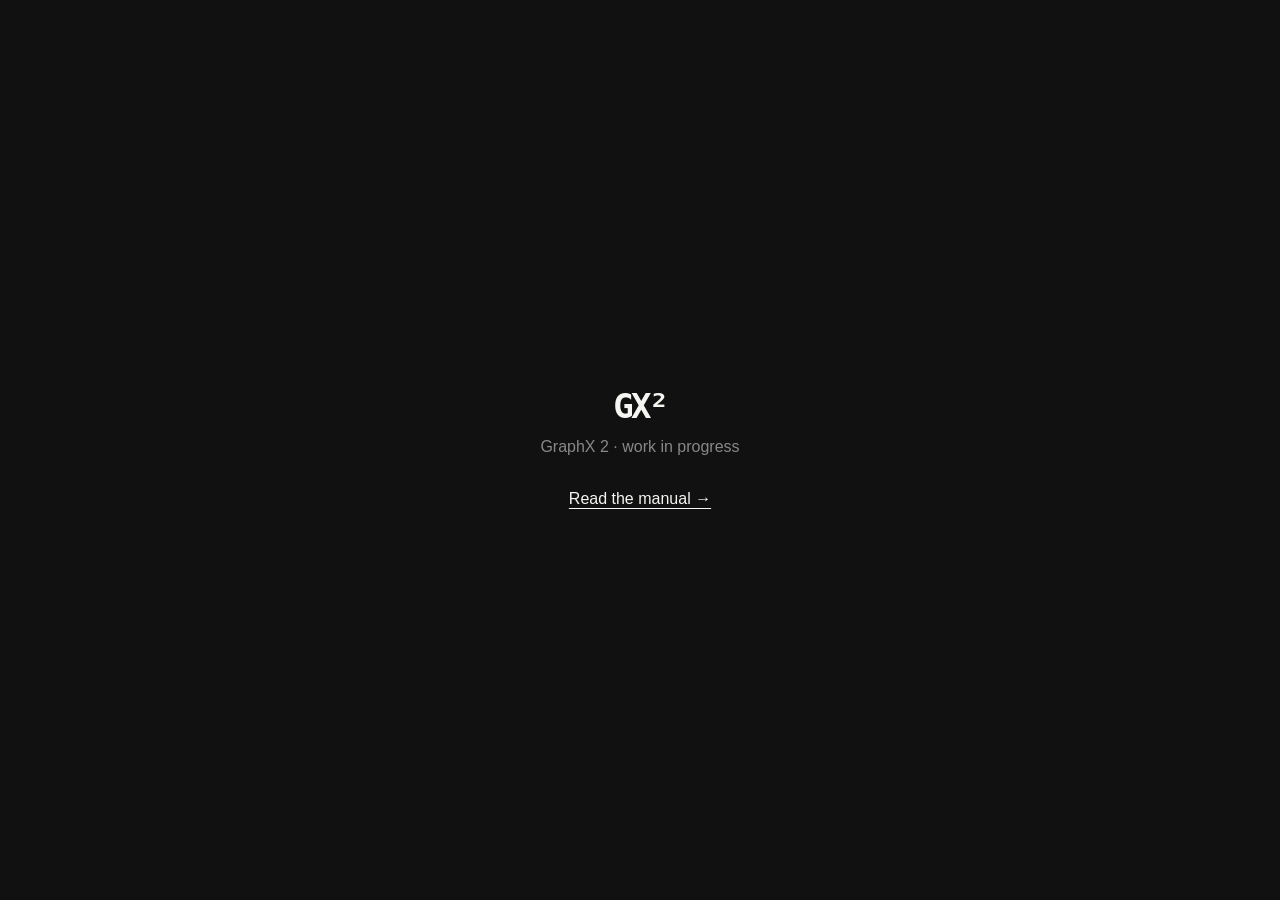
<file: site/index.html>
<!doctype html>
<html lang="en">
<head>
  <meta charset="utf-8">
  <meta name="viewport" content="width=device-width, initial-scale=1">
  <meta name="robots" content="noindex,nofollow">
  <title>GraphX 2</title>
  <style>
    html,body{height:100%;margin:0}body{display:grid;place-items:center;background:#111;color:#f5f5f2;font:16px/1.5 -apple-system,BlinkMacSystemFont,"Segoe UI",sans-serif}a{color:inherit;text-underline-offset:4px}.wrap{text-align:center}.mark{font:700 34px/1 ui-monospace,SFMono-Regular,Menlo,monospace;letter-spacing:-.08em}.sub{color:#888;margin:12px 0 28px}
  </style>
</head>
<body><div class="wrap"><div class="mark">GX²</div><div class="sub">GraphX 2 · work in progress</div><a href="manual/">Read the manual →</a></div></body>
</html>
</file>
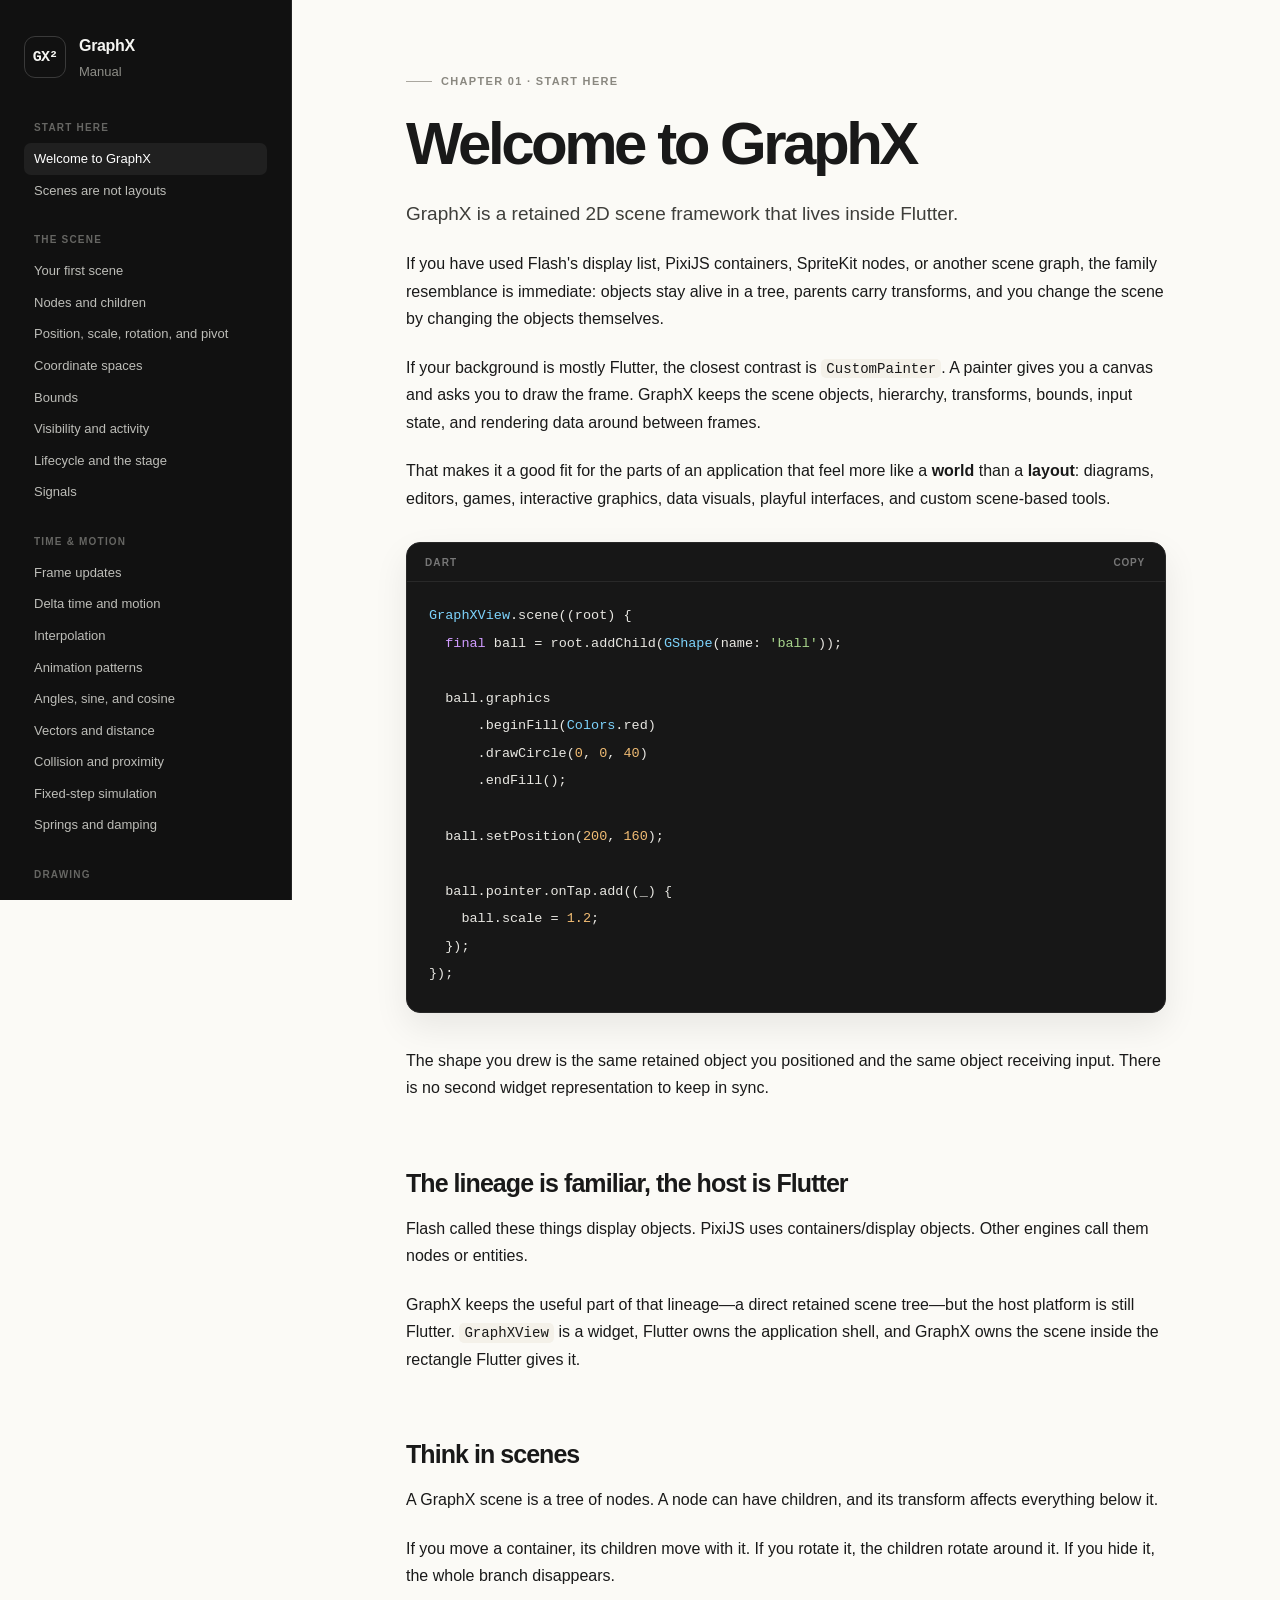
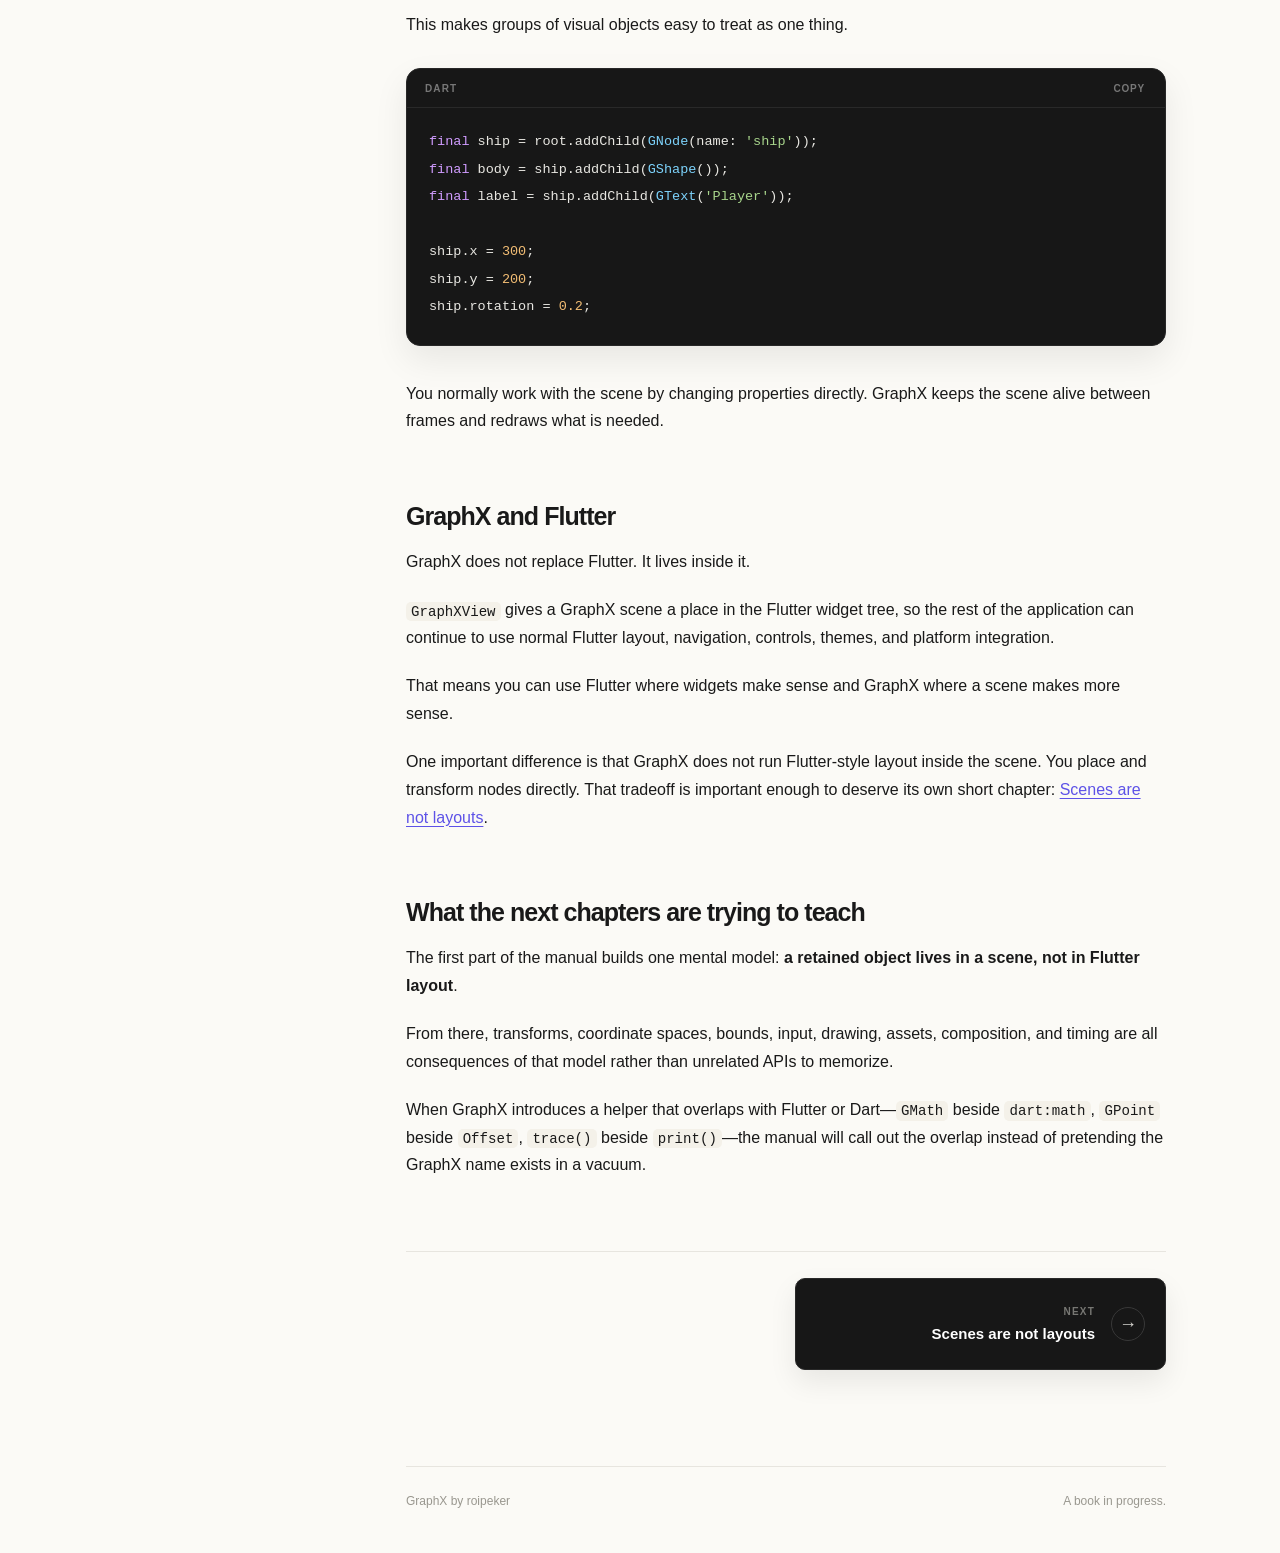
<file: site/manual/index.html>
<!doctype html>
<html lang="en">
<head>
  <meta charset="utf-8">
  <meta name="viewport" content="width=device-width, initial-scale=1">
  <meta name="theme-color" content="#111111">
  <meta name="robots" content="noindex,nofollow">
  <title>GraphX Manual</title>
  <link rel="stylesheet" href="book.css?v=a1aba7a1">
</head>
<body data-first-page="pages/welcome.md?v=a1aba7a1">
  <div class="shell">
    <aside class="sidebar">
      <a class="brand" href="./" aria-label="GraphX Manual home">
        <span class="mark">GX²</span>
        <span><strong>GraphX</strong><small>Manual</small></span>
      </a>
      <nav class="nav" aria-label="Manual chapters">
<p class="nav-group">Start here</p>
<a class="nav-link active" href="#welcome-to-graphx" data-page="pages/welcome.md?v=a1aba7a1" data-chapter="1" data-group="Start here">Welcome to GraphX</a>
<a class="nav-link" href="#scenes-are-not-layouts" data-page="pages/scenes-not-layouts.md?v=a1aba7a1" data-chapter="2" data-group="Start here">Scenes are not layouts</a>
<p class="nav-group">The scene</p>
<a class="nav-link" href="#your-first-scene" data-page="pages/first-scene.md?v=a1aba7a1" data-chapter="3" data-group="The scene">Your first scene</a>
<a class="nav-link" href="#nodes-and-children" data-page="pages/nodes-and-children.md?v=a1aba7a1" data-chapter="4" data-group="The scene">Nodes and children</a>
<a class="nav-link" href="#position-scale-rotation-and-pivot" data-page="pages/transforms.md?v=a1aba7a1" data-chapter="5" data-group="The scene">Position, scale, rotation, and pivot</a>
<a class="nav-link" href="#coordinate-spaces" data-page="pages/coordinate-spaces.md?v=a1aba7a1" data-chapter="6" data-group="The scene">Coordinate spaces</a>
<a class="nav-link" href="#bounds" data-page="pages/bounds.md?v=a1aba7a1" data-chapter="7" data-group="The scene">Bounds</a>
<a class="nav-link" href="#visibility-and-activity" data-page="pages/visibility-and-activity.md?v=a1aba7a1" data-chapter="8" data-group="The scene">Visibility and activity</a>
<a class="nav-link" href="#lifecycle-and-the-stage" data-page="pages/lifecycle-and-stage.md?v=a1aba7a1" data-chapter="9" data-group="The scene">Lifecycle and the stage</a>
<a class="nav-link" href="#signals" data-page="pages/signals.md?v=a1aba7a1" data-chapter="10" data-group="The scene">Signals</a>
<p class="nav-group">Time &amp; motion</p>
<a class="nav-link" href="#frame-updates" data-page="pages/frame-updates.md?v=a1aba7a1" data-chapter="11" data-group="Time &amp; motion">Frame updates</a>
<a class="nav-link" href="#delta-time-and-motion" data-page="pages/delta-time-and-motion.md?v=a1aba7a1" data-chapter="12" data-group="Time &amp; motion">Delta time and motion</a>
<a class="nav-link" href="#interpolation" data-page="pages/interpolation.md?v=a1aba7a1" data-chapter="13" data-group="Time &amp; motion">Interpolation</a>
<a class="nav-link" href="#animation-patterns" data-page="pages/animation-patterns.md?v=a1aba7a1" data-chapter="14" data-group="Time &amp; motion">Animation patterns</a>
<a class="nav-link" href="#angles-sine-and-cosine" data-page="pages/angles-sine-and-cosine.md?v=a1aba7a1" data-chapter="15" data-group="Time &amp; motion">Angles, sine, and cosine</a>
<a class="nav-link" href="#vectors-and-distance" data-page="pages/vectors-and-distance.md?v=a1aba7a1" data-chapter="16" data-group="Time &amp; motion">Vectors and distance</a>
<a class="nav-link" href="#collision-and-proximity" data-page="pages/collision-and-proximity.md?v=a1aba7a1" data-chapter="17" data-group="Time &amp; motion">Collision and proximity</a>
<a class="nav-link" href="#fixed-step-simulation" data-page="pages/fixed-step-simulation.md?v=a1aba7a1" data-chapter="18" data-group="Time &amp; motion">Fixed-step simulation</a>
<a class="nav-link" href="#springs-and-damping" data-page="pages/springs-and-damping.md?v=a1aba7a1" data-chapter="19" data-group="Time &amp; motion">Springs and damping</a>
<p class="nav-group">Drawing</p>
<a class="nav-link" href="#shapes-and-graphics" data-page="pages/shapes-and-graphics.md?v=a1aba7a1" data-chapter="20" data-group="Drawing">Shapes and graphics</a>
<a class="nav-link" href="#fills-and-strokes" data-page="pages/fills-and-strokes.md?v=a1aba7a1" data-chapter="21" data-group="Drawing">Fills and strokes</a>
<a class="nav-link" href="#paths" data-page="pages/paths.md?v=a1aba7a1" data-chapter="22" data-group="Drawing">Paths</a>
<a class="nav-link" href="#dashed-and-patterned-lines" data-page="pages/dashed-and-patterned-lines.md?v=a1aba7a1" data-chapter="23" data-group="Drawing">Dashed and patterned lines</a>
<a class="nav-link" href="#b-zier-curves" data-page="pages/bezier-curves.md?v=a1aba7a1" data-chapter="24" data-group="Drawing">Bézier curves</a>
<a class="nav-link" href="#following-a-path" data-page="pages/path-following.md?v=a1aba7a1" data-chapter="25" data-group="Drawing">Following a path</a>
<a class="nav-link" href="#images-and-textures" data-page="pages/images-and-textures.md?v=a1aba7a1" data-chapter="26" data-group="Drawing">Images and textures</a>
<a class="nav-link" href="#animated-images" data-page="pages/animated-images.md?v=a1aba7a1" data-chapter="27" data-group="Drawing">Animated images</a>
<a class="nav-link" href="#image-batches" data-page="pages/image-batches.md?v=a1aba7a1" data-chapter="28" data-group="Drawing">Image batches</a>
<a class="nav-link" href="#text" data-page="pages/text.md?v=a1aba7a1" data-chapter="29" data-group="Drawing">Text</a>
<a class="nav-link" href="#icons-and-defaults" data-page="pages/icons-and-defaults.md?v=a1aba7a1" data-chapter="30" data-group="Drawing">Icons and defaults</a>
<a class="nav-link" href="#custom-nodes" data-page="pages/custom-nodes.md?v=a1aba7a1" data-chapter="31" data-group="Drawing">Custom nodes</a>
<a class="nav-link" href="#programmable-shaders" data-page="pages/programmatic-shaders.md?v=a1aba7a1" data-chapter="32" data-group="Drawing">Programmable shaders</a>
<p class="nav-group">Interaction</p>
<a class="nav-link" href="#pointer-input" data-page="pages/pointer-input.md?v=a1aba7a1" data-chapter="33" data-group="Interaction">Pointer input</a>
<a class="nav-link" href="#hover-and-capture" data-page="pages/hover-and-capture.md?v=a1aba7a1" data-chapter="34" data-group="Interaction">Hover and capture</a>
<a class="nav-link" href="#gestures" data-page="pages/gestures.md?v=a1aba7a1" data-chapter="35" data-group="Interaction">Gestures</a>
<a class="nav-link" href="#keyboard" data-page="pages/keyboard.md?v=a1aba7a1" data-chapter="36" data-group="Interaction">Keyboard</a>
<a class="nav-link" href="#focus" data-page="pages/focus.md?v=a1aba7a1" data-chapter="37" data-group="Interaction">Focus</a>
<p class="nav-group">Assets</p>
<a class="nav-link" href="#the-shared-asset-store" data-page="pages/shared-asset-store.md?v=a1aba7a1" data-chapter="38" data-group="Assets">The shared asset store</a>
<a class="nav-link" href="#flutter-assets" data-page="pages/flutter-assets.md?v=a1aba7a1" data-chapter="39" data-group="Assets">Flutter assets</a>
<a class="nav-link" href="#memory-assets" data-page="pages/memory-assets.md?v=a1aba7a1" data-chapter="40" data-group="Assets">Memory assets</a>
<a class="nav-link" href="#network-assets" data-page="pages/network-assets.md?v=a1aba7a1" data-chapter="41" data-group="Assets">Network assets</a>
<a class="nav-link" href="#sharing-assets-between-scenes" data-page="pages/sharing-assets-between-scenes.md?v=a1aba7a1" data-chapter="42" data-group="Assets">Sharing assets between scenes</a>
<a class="nav-link" href="#custom-url-loading" data-page="pages/custom-url-loading.md?v=a1aba7a1" data-chapter="43" data-group="Assets">Custom URL loading</a>
<p class="nav-group">Composition</p>
<a class="nav-link" href="#alpha-and-blending" data-page="pages/alpha-and-blending.md?v=a1aba7a1" data-chapter="44" data-group="Composition">Alpha and blending</a>
<a class="nav-link" href="#color-transforms" data-page="pages/color-transforms.md?v=a1aba7a1" data-chapter="45" data-group="Composition">Color transforms</a>
<a class="nav-link" href="#masks" data-page="pages/masks.md?v=a1aba7a1" data-chapter="46" data-group="Composition">Masks</a>
<a class="nav-link" href="#filters" data-page="pages/filters.md?v=a1aba7a1" data-chapter="47" data-group="Composition">Filters</a>
<a class="nav-link" href="#caching" data-page="pages/caching.md?v=a1aba7a1" data-chapter="48" data-group="Composition">Caching</a>
<a class="nav-link" href="#snapshots" data-page="pages/snapshots.md?v=a1aba7a1" data-chapter="49" data-group="Composition">Snapshots</a>
<a class="nav-link" href="#portals" data-page="pages/portals.md?v=a1aba7a1" data-chapter="50" data-group="Composition">Portals</a>
<p class="nav-group">Flutter + GraphX</p>
<a class="nav-link" href="#graphxview" data-page="pages/graphx-view.md?v=a1aba7a1" data-chapter="51" data-group="Flutter + GraphX">GraphXView</a>
<a class="nav-link" href="#gpoint-or-offset" data-page="pages/geometry-interop.md?v=a1aba7a1" data-chapter="52" data-group="Flutter + GraphX">GPoint or Offset?</a>
<a class="nav-link" href="#building-larger-scenes" data-page="pages/larger-scenes.md?v=a1aba7a1" data-chapter="53" data-group="Flutter + GraphX">Building larger scenes</a>
<a class="nav-link" href="#gruntime" data-page="pages/runtime.md?v=a1aba7a1" data-chapter="54" data-group="Flutter + GraphX">GRuntime</a>
<a class="nav-link" href="#sharing-a-runtime" data-page="pages/sharing-a-runtime.md?v=a1aba7a1" data-chapter="55" data-group="Flutter + GraphX">Sharing a runtime</a>
<a class="nav-link" href="#flutter-widgets-inside-graphx" data-page="pages/flutter-widgets-inside-graphx.md?v=a1aba7a1" data-chapter="56" data-group="Flutter + GraphX">Flutter widgets inside GraphX</a>
<a class="nav-link" href="#environment-and-accessibility" data-page="pages/environment-and-accessibility.md?v=a1aba7a1" data-chapter="57" data-group="Flutter + GraphX">Environment and accessibility</a>
<p class="nav-group">Going further</p>
<a class="nav-link" href="#multiple-views" data-page="pages/multiple-views.md?v=a1aba7a1" data-chapter="58" data-group="Going further">Multiple views</a>
<a class="nav-link" href="#diagnostics" data-page="pages/diagnostics.md?v=a1aba7a1" data-chapter="59" data-group="Going further">Diagnostics</a>
<a class="nav-link" href="#performance" data-page="pages/performance.md?v=a1aba7a1" data-chapter="60" data-group="Going further">Performance</a>
<a class="nav-link" href="#viewport-culling" data-page="pages/viewport-culling.md?v=a1aba7a1" data-chapter="61" data-group="Going further">Viewport culling</a>
<a class="nav-link" href="#extensions" data-page="pages/extensions.md?v=a1aba7a1" data-chapter="62" data-group="Going further">Extensions</a>
<p class="nav-group">Creative coding toolbox</p>
<a class="nav-link" href="#why-pythagoras-keeps-showing-up" data-page="pages/pythagoras-in-graphics.md?v=a1aba7a1" data-chapter="63" data-group="Creative coding toolbox">Why Pythagoras keeps showing up</a>
<a class="nav-link" href="#mapping-one-range-into-another" data-page="pages/mapping-ranges.md?v=a1aba7a1" data-chapter="64" data-group="Creative coding toolbox">Mapping one range into another</a>
<a class="nav-link" href="#dot-products-without-the-scary-name" data-page="pages/dot-products.md?v=a1aba7a1" data-chapter="65" data-group="Creative coding toolbox">Dot products without the scary name</a>
<a class="nav-link" href="#randomness-that-feels-intentional" data-page="pages/randomness.md?v=a1aba7a1" data-chapter="66" data-group="Creative coding toolbox">Randomness that feels intentional</a>
<a class="nav-link" href="#when-numbers-wrap-around" data-page="pages/wrapping-values.md?v=a1aba7a1" data-chapter="67" data-group="Creative coding toolbox">When numbers wrap around</a>

      </nav>
      <div class="sidebar-footer">GraphX 2 · work in progress</div>
    </aside>

    <main class="main">
      <div class="mobile-bar">
        <span class="mobile-brand">GX² · Manual</span>
        <button id="menuButton" type="button" aria-label="Open chapters">Chapters</button>
      </div>
      <article id="content" class="content" aria-live="polite">
        <p class="loading">Opening the manual…</p>
      </article>
      <footer class="footer">
        <span>GraphX by roipeker</span>
        <span>A book in progress.</span>
      </footer>
    </main>
  </div>
  <script src="book.js?v=a1aba7a1" data-cfasync="false"></script>
</body>
</html>
</file>
<file: site/manual/book.css>
:root {
  color-scheme: light;
  --ink: #191919;
  --muted: #74736e;
  --line: #e7e5df;
  --paper: #fbfaf6;
  --paper-deep: #f4f1e9;
  --code: #171717;
  --sidebar: #111111;
  --sidebar-ink: #f5f5f2;
  --sidebar-muted: #8e8e88;
  --accent: #5d52e7;
  --content: 760px;
}

* { box-sizing: border-box; }
html { scroll-behavior: smooth; }
body {
  margin: 0;
  background: var(--paper);
  color: var(--ink);
  font-family: Inter, ui-sans-serif, -apple-system, BlinkMacSystemFont, "Segoe UI", sans-serif;
  font-size: 16px;
  line-height: 1.72;
  -webkit-font-smoothing: antialiased;
}

.shell { min-height: 100vh; }
.sidebar {
  position: fixed;
  inset: 0 auto 0 0;
  width: 292px;
  overflow-y: auto;
  padding: 32px 24px 24px;
  background: var(--sidebar);
  color: var(--sidebar-ink);
  border-right: 1px solid #242424;
}
.brand { display:flex; align-items:center; gap:13px; margin-bottom:36px; color:inherit; text-decoration:none; }
.mark { display:grid; place-items:center; width:42px; height:42px; border:1px solid #3a3a3a; border-radius:11px; font:700 15px/1 ui-monospace,SFMono-Regular,Menlo,monospace; letter-spacing:-.06em; }
.brand strong,.brand small { display:block; }
.brand strong { font-size:16px; letter-spacing:-.02em; }
.brand small { margin-top:1px; color:var(--sidebar-muted); font-size:13px; }
.nav-group { margin:25px 10px 7px; color:#666663; font-size:10px; font-weight:700; letter-spacing:.12em; text-transform:uppercase; }
.nav-link { display:block; padding:7px 10px; border-radius:7px; color:#bdbdb8; font-size:13px; line-height:1.35; text-decoration:none; }
.nav-link.active { background:#202020; color:#fff; }
.nav-link:not(.pending):hover { background:#1b1b1b; color:#fff; }
.nav-link.pending { color:#5f5f5b; cursor:default; }
.sidebar-footer { margin:34px 10px 0; padding-top:18px; border-top:1px solid #262626; color:#60605d; font-size:11px; }

.main { margin-left:292px; min-height:100vh; }
.content { width:min(calc(100% - 72px),var(--content)); margin:0 auto; padding:72px 0 96px; }
.chapter-kicker { display:flex; gap:9px; align-items:center; margin-bottom:22px; color:#8a8880; font-size:11px; font-weight:700; letter-spacing:.12em; text-transform:uppercase; }
.chapter-kicker::before { content:""; display:block; width:26px; height:1px; background:#aaa79f; }
.content h1 { margin:0 0 24px; font-size:clamp(40px,5vw,60px); line-height:1.02; letter-spacing:-.058em; }
.content h2 { margin:62px 0 16px; padding-top:4px; font-size:25px; line-height:1.24; letter-spacing:-.038em; }
.content p { margin:0 0 21px; }
.content h1 + p { color:#3e3e3a; font-size:19px; line-height:1.64; }
.content a { color:var(--accent); text-underline-offset:3px; }
.content ul, .content ol { margin:0 0 24px; padding-left:22px; }
.content li { margin:6px 0; }
.content code { padding:.12em .36em; border-radius:5px; background:var(--paper-deep); font:.88em/1.5 ui-monospace,SFMono-Regular,Menlo,Monaco,Consolas,monospace; }
.code-block { overflow:hidden; margin:30px 0 34px; border:1px solid #272727; border-radius:14px; background:var(--code); box-shadow:0 14px 34px rgba(0,0,0,.08); }
.code-head { display:flex; align-items:center; justify-content:space-between; height:39px; padding:0 14px 0 18px; border-bottom:1px solid #292929; color:#777; font-size:10px; font-weight:700; letter-spacing:.11em; text-transform:uppercase; }
.copy-code { border:0; background:transparent; color:#777; font:inherit; letter-spacing:.08em; text-transform:uppercase; cursor:pointer; }
.copy-code:hover { color:#bbb; }
.content pre { overflow-x:auto; margin:0; padding:20px 22px 24px; background:transparent; color:#e8e7e2; }
.content pre code { padding:0; background:transparent; color:inherit; font-size:13.5px; line-height:1.7; }
.tok-keyword { color:#d09cff; }
.tok-type { color:#7dd3fc; }
.tok-string { color:#a8d58c; }
.tok-number { color:#f2bd74; }
.tok-comment { color:#727272; font-style:italic; }
.tok-literal { color:#ff9f9f; }
.content blockquote { margin:30px 0; padding:3px 0 3px 21px; border-left:3px solid #c8c4ff; color:#55544f; }
.content figure { margin:36px 0 40px; }
.content figure img { display:block; width:100%; height:auto; border:1px solid var(--line); border-radius:14px; background:#fff; }
.content figcaption { margin-top:10px; color:#88867f; font-size:12px; text-align:center; }
.chapter-nav { display:grid; grid-template-columns:1fr 1fr; gap:18px; margin:72px 0 0; padding-top:26px; border-top:1px solid var(--line); }
.chapter-nav-link { display:flex; min-width:0; min-height:92px; align-items:center; gap:16px; padding:18px 20px; border:1px solid #292929; border-radius:10px; background:#171717; color:#f5f5f2 !important; text-decoration:none; box-shadow:0 12px 28px rgba(0,0,0,.08); transition:transform 140ms ease, border-color 140ms ease, background 140ms ease; }
.chapter-nav-link:hover { transform:translateY(-1px); border-color:#454545; background:#1d1d1d; }
.chapter-nav-link.next { justify-content:flex-end; text-align:right; }
.chapter-nav-copy { display:flex; min-width:0; flex:1; flex-direction:column; gap:4px; }
.chapter-nav-link.next .chapter-nav-copy { align-items:flex-end; }
.chapter-nav-label { color:#777773; font-size:10px; font-weight:700; letter-spacing:.12em; text-transform:uppercase; }
.chapter-nav-link strong { overflow:hidden; max-width:100%; color:#fff; font-size:15px; line-height:1.35; text-overflow:ellipsis; }
.chapter-nav-arrow { display:grid; flex:0 0 34px; width:34px; height:34px; place-items:center; border:1px solid #383838; border-radius:999px; color:#d8d7d2; font-size:18px; line-height:1; transition:border-color 140ms ease, color 140ms ease, transform 140ms ease; }
.chapter-nav-link:hover .chapter-nav-arrow { border-color:#696969; color:#fff; }
.chapter-nav-link.previous:hover .chapter-nav-arrow { transform:translateX(-2px); }
.chapter-nav-link.next:hover .chapter-nav-arrow { transform:translateX(2px); }
.chapter-nav-spacer { min-height:1px; }
.loading { color:var(--muted); }
.footer { display:flex; justify-content:space-between; width:min(calc(100% - 72px),var(--content)); margin:0 auto; padding:24px 0 42px; border-top:1px solid var(--line); color:#99978f; font-size:12px; }
.mobile-bar { display:none; }

@media (max-width: 840px) {
  .sidebar { z-index:20; width:min(86vw,320px); transform:translateX(-105%); transition:transform 180ms ease; box-shadow:16px 0 60px rgba(0,0,0,.2); }
  body.menu-open .sidebar { transform:translateX(0); }
  .main { margin-left:0; }
  .mobile-bar { position:sticky; z-index:10; top:0; display:flex; align-items:center; justify-content:space-between; height:58px; padding:0 20px; border-bottom:1px solid var(--line); background:rgba(251,250,246,.94); backdrop-filter:blur(12px); }
  .mobile-brand { font-size:13px; font-weight:700; letter-spacing:-.02em; }
  #menuButton { padding:7px 10px; border:1px solid #d9d7d0; border-radius:7px; background:transparent; color:var(--ink); font:inherit; font-size:12px; }
  .content { width:min(calc(100% - 40px),var(--content)); padding:42px 0 72px; }
  .content h1 { font-size:41px; }
  .content h2 { margin-top:49px; }
  .chapter-nav { grid-template-columns:1fr; gap:10px; margin-top:56px; }
  .chapter-nav-spacer { display:none; }
  .chapter-nav-link { min-height:82px; padding:16px 18px; }
  .chapter-nav-link.next { justify-content:flex-end; text-align:right; }
  .chapter-nav-link.next .chapter-nav-copy { align-items:flex-end; }
  .footer { width:calc(100% - 40px); gap:16px; }
}
</file>
